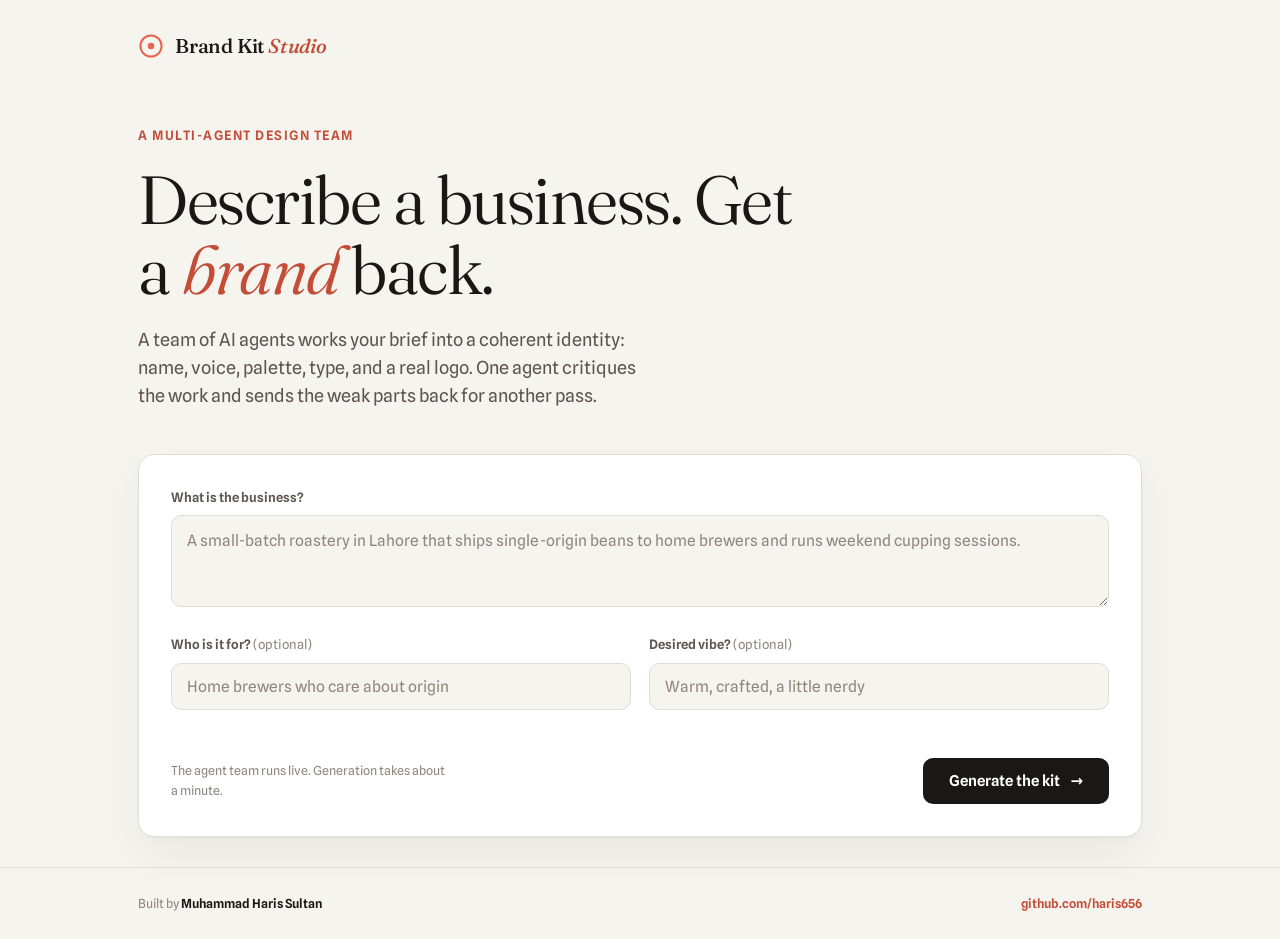
<file: brand-kit-generator/frontend/index.html>
<!DOCTYPE html>
<html lang="en">
<head>
<meta charset="UTF-8">
<meta name="viewport" content="width=device-width, initial-scale=1.0">
<title>Brand Kit Studio</title>
<link rel="icon" type="image/svg+xml" href="data:image/svg+xml,%3Csvg xmlns='http://www.w3.org/2000/svg' viewBox='0 0 32 32'%3E%3Ccircle cx='16' cy='16' r='13' fill='none' stroke='%23E8654F' stroke-width='2.5'/%3E%3Ccircle cx='16' cy='16' r='4' fill='%23E8654F'/%3E%3C/svg%3E">
<link rel="preconnect" href="https://fonts.googleapis.com">
<link rel="preconnect" href="https://fonts.gstatic.com" crossorigin>
<link href="https://fonts.googleapis.com/css2?family=Fraunces:opsz,wght@9..144,300..600&family=Spline+Sans:wght@400;500;600&display=swap" rel="stylesheet">
<link id="dynamicFonts" rel="stylesheet" href="">
<style>
*,*::before,*::after{box-sizing:border-box;margin:0;padding:0}
:root{
  --paper:#F6F4EF;
  --paper-2:#FFFFFF;
  --ink:#1A1714;
  --ink-2:#5C564E;
  --ink-3:#8E877C;
  --line:#E3DED4;
  --accent:#E8654F;
  --accent-deep:#C44D38;
  --sans:'Spline Sans',system-ui,sans-serif;
  --serif:'Fraunces',Georgia,serif;
}
html{scroll-behavior:smooth}
body{
  font-family:var(--sans);
  background:var(--paper);
  color:var(--ink);
  line-height:1.55;
  -webkit-font-smoothing:antialiased;
  -moz-osx-font-smoothing:grayscale;
}
::selection{background:var(--accent);color:#fff}

.wrap{max-width:1060px;margin:0 auto;padding:0 28px}

/* header */
header{padding:30px 0 0}
.brandmark{display:flex;align-items:center;gap:11px}
.brandmark svg{width:26px;height:26px}
.brandmark .nm{font-family:var(--serif);font-size:20px;font-weight:500;letter-spacing:-0.2px}
.brandmark .nm em{font-style:italic;color:var(--accent-deep)}

/* hero / input */
.intro{padding:64px 0 44px;max-width:680px}
.intro .ey{font-family:var(--sans);font-size:13px;font-weight:600;letter-spacing:1.5px;text-transform:uppercase;color:var(--accent-deep);margin-bottom:20px}
.intro h1{font-family:var(--serif);font-weight:340;font-size:clamp(38px,6vw,68px);line-height:1.02;letter-spacing:-1.5px;margin-bottom:22px}
.intro h1 em{font-style:italic;color:var(--accent-deep)}
.intro p{font-size:18px;color:var(--ink-2);max-width:520px}

.panel{
  background:var(--paper-2);
  border:1px solid var(--line);
  border-radius:16px;
  padding:32px;
  box-shadow:0 1px 2px rgba(26,23,20,0.03),0 18px 44px rgba(26,23,20,0.05);
}
.field{margin-bottom:20px}
.field:last-of-type{margin-bottom:0}
.field label{display:block;font-size:13px;font-weight:600;color:var(--ink-2);margin-bottom:8px}
.field label .opt{color:var(--ink-3);font-weight:400}
.field textarea,.field input,.field select{
  width:100%;font-family:var(--sans);font-size:15.5px;color:var(--ink);
  background:var(--paper);border:1px solid var(--line);border-radius:10px;
  padding:13px 15px;outline:none;transition:border-color .18s,box-shadow .18s;
}
.field textarea{resize:vertical;min-height:92px;line-height:1.5}
.field textarea:focus,.field input:focus,.field select:focus{border-color:var(--accent);box-shadow:0 0 0 3px rgba(232,101,79,0.14)}
.field textarea::placeholder,.field input::placeholder{color:var(--ink-3)}
.row2{display:grid;grid-template-columns:1fr 1fr;gap:18px}
@media(max-width:600px){.row2{grid-template-columns:1fr;gap:20px}}

.go-row{display:flex;align-items:center;justify-content:space-between;gap:18px;margin-top:28px;flex-wrap:wrap}
.go-note{font-size:12.5px;color:var(--ink-3);max-width:280px}
.btn{
  display:inline-flex;align-items:center;gap:10px;font-family:var(--sans);
  font-size:15px;font-weight:600;color:#fff;background:var(--ink);
  border:none;border-radius:10px;padding:14px 26px;cursor:pointer;
  transition:background .2s,transform .15s,box-shadow .2s;
}
.btn:hover:not(:disabled){background:var(--accent-deep);transform:translateY(-1px);box-shadow:0 10px 26px rgba(196,77,56,0.26)}
.btn:disabled{opacity:.5;cursor:not-allowed}
.btn .ar{transition:transform .2s}
.btn:hover:not(:disabled) .ar{transform:translateX(3px)}

/* agent run panel */
.run{margin:48px 0;display:none}
.run.show{display:block}
.run-head{font-family:var(--serif);font-style:italic;font-size:22px;color:var(--ink);margin-bottom:22px}
.agents{display:grid;grid-template-columns:repeat(5,1fr);gap:12px}
@media(max-width:760px){.agents{grid-template-columns:repeat(2,1fr)}}
.agent{
  border:1px solid var(--line);border-radius:12px;padding:16px 14px;background:var(--paper-2);
  transition:border-color .25s,background .25s,transform .25s;position:relative;overflow:hidden;
}
.agent .ag-name{font-size:13px;font-weight:600;margin-bottom:4px;letter-spacing:-0.2px}
.agent .ag-state{font-size:11.5px;color:var(--ink-3);font-family:var(--sans);min-height:16px}
.agent .ag-dot{position:absolute;top:14px;right:14px;width:8px;height:8px;border-radius:50%;background:var(--line)}
.agent.running{border-color:var(--accent);background:#fff}
.agent.running .ag-dot{background:var(--accent);animation:pulse 1.2s ease-in-out infinite}
.agent.done{border-color:#CFE3D2;background:#fff}
.agent.done .ag-dot{background:#3F9D5B}
.agent.skipped{opacity:.55}
@keyframes pulse{0%,100%{opacity:1;transform:scale(1)}50%{opacity:.5;transform:scale(.85)}}

.run-log{margin-top:18px;font-size:13px;color:var(--ink-2);min-height:20px;font-family:var(--sans)}
.run-log .crit{color:var(--accent-deep);font-weight:600}

/* result */
.result{display:none;margin:40px 0 90px}
.result.show{display:block;animation:fadeUp .6s ease}
@keyframes fadeUp{from{opacity:0;transform:translateY(16px)}to{opacity:1;transform:none}}

.kit-head{text-align:center;margin-bottom:8px}
.kit-eyebrow{font-size:12.5px;font-weight:600;letter-spacing:1.5px;text-transform:uppercase;color:var(--ink-3);margin-bottom:18px}

/* logo card */
.logo-card{
  background:var(--paper-2);border:1px solid var(--line);border-radius:18px;
  padding:54px 40px;text-align:center;box-shadow:0 18px 44px rgba(26,23,20,0.05);margin-bottom:14px;
}
.logo-art{width:170px;height:170px;margin:0 auto 26px}
.logo-art svg{width:100%;height:100%}
.kit-name{font-family:var(--serif);font-weight:400;font-size:clamp(34px,5vw,52px);letter-spacing:-1px;line-height:1.05}
.kit-tagline{font-size:17px;color:var(--ink-2);margin-top:10px;font-style:italic;font-family:var(--serif)}
.kit-oneliner{font-size:15px;color:var(--ink-3);margin-top:16px;max-width:440px;margin-left:auto;margin-right:auto}

/* section cards grid */
.cards{display:grid;grid-template-columns:1fr 1fr;gap:14px;margin-top:14px}
@media(max-width:760px){.cards{grid-template-columns:1fr}}
.card{background:var(--paper-2);border:1px solid var(--line);border-radius:16px;padding:28px}
.card.span{grid-column:1 / -1}
.card h3{font-family:var(--sans);font-size:12px;font-weight:600;letter-spacing:1.4px;text-transform:uppercase;color:var(--ink-3);margin-bottom:18px}

/* palette */
.swatches{display:flex;gap:0;border-radius:12px;overflow:hidden;border:1px solid var(--line)}
.sw{flex:1;height:96px;position:relative;display:flex;align-items:flex-end}
.sw .meta{width:100%;background:rgba(255,255,255,0.92);padding:7px 9px;backdrop-filter:blur(4px)}
.sw .meta .nm{font-size:10.5px;font-weight:600;color:var(--ink);line-height:1.2}
.sw .meta .hx{font-size:10px;color:var(--ink-3);font-family:var(--sans);text-transform:uppercase}

/* fonts */
.font-row{padding:14px 0;border-bottom:1px solid var(--line)}
.font-row:last-child{border-bottom:none}
.font-role{font-size:11px;font-weight:600;letter-spacing:1px;text-transform:uppercase;color:var(--ink-3);margin-bottom:6px}
.font-spec{font-size:13px;color:var(--ink-2);margin-top:6px}
.font-sample{font-size:30px;line-height:1.1;color:var(--ink);letter-spacing:-0.3px}

/* value props */
.vp{display:flex;gap:14px;padding:14px 0;border-bottom:1px solid var(--line)}
.vp:last-child{border-bottom:none}
.vp .vp-mark{width:8px;height:8px;border-radius:50%;background:var(--accent);margin-top:7px;flex:none}
.vp .vp-title{font-weight:600;font-size:15px;margin-bottom:2px}
.vp .vp-body{font-size:14px;color:var(--ink-2)}

.about-text{font-size:16px;line-height:1.7;color:var(--ink)}
.posts li{list-style:none;padding:13px 16px;background:var(--paper);border-radius:10px;font-size:14px;color:var(--ink);margin-bottom:10px;border:1px solid var(--line)}
.posts li:last-child{margin-bottom:0}

.persona{display:flex;flex-wrap:wrap;gap:8px;margin-top:4px}
.persona span{font-size:13px;font-weight:500;padding:6px 13px;border:1px solid var(--line);border-radius:100px;background:var(--paper);color:var(--ink-2)}

.review-line{font-size:14px;color:var(--ink-2);font-style:italic;font-family:var(--serif);line-height:1.5}

.actions{display:flex;flex-wrap:wrap;gap:12px;justify-content:center;margin-top:34px}
.actions .dl{background:var(--ink);color:#fff;border:none;font-family:var(--sans);font-weight:600;font-size:14px;padding:13px 22px;border-radius:10px;cursor:pointer;transition:background .2s,transform .15s,box-shadow .2s}
.actions .dl:hover{background:var(--accent-deep);transform:translateY(-1px);box-shadow:0 10px 26px rgba(196,77,56,0.24)}
.actions .again-btn{background:none;border:1px solid var(--line);color:var(--ink);font-family:var(--sans);font-weight:600;font-size:14px;padding:13px 22px;border-radius:10px;cursor:pointer;transition:border-color .2s,background .2s}
.actions .again-btn:hover{border-color:var(--accent);background:var(--paper-2)}
.sw .meta .hx{cursor:pointer;transition:color .15s}
.sw .meta .hx:hover{color:var(--accent-deep)}

.err{display:none;margin:24px 0;padding:16px 18px;border:1px solid #E7B4AB;background:#FBEEEB;border-radius:12px;color:var(--accent-deep);font-size:14px}
.err.show{display:block}

footer{border-top:1px solid var(--line);padding:26px 0;margin-top:30px}
.footer-in{display:flex;justify-content:space-between;align-items:center;font-size:12.5px;color:var(--ink-3);flex-wrap:wrap;gap:10px}

@media(prefers-reduced-motion:reduce){*{animation:none!important;transition:none!important}}
</style>
</head>
<body>

<header>
  <div class="wrap">
    <div class="brandmark">
      <svg viewBox="0 0 32 32" xmlns="http://www.w3.org/2000/svg">
        <circle cx="16" cy="16" r="13" fill="none" stroke="#E8654F" stroke-width="2.5"/>
        <circle cx="16" cy="16" r="4" fill="#E8654F"/>
      </svg>
      <span class="nm">Brand Kit <em>Studio</em></span>
    </div>
  </div>
</header>

<main class="wrap">
  <section class="intro">
    <div class="ey">A multi-agent design team</div>
    <h1>Describe a business. Get a <em>brand</em> back.</h1>
    <p>A team of AI agents works your brief into a coherent identity: name, voice, palette, type, and a real logo. One agent critiques the work and sends the weak parts back for another pass.</p>
  </section>

  <section class="panel" id="inputPanel">
    <div class="field">
      <label for="business">What is the business?</label>
      <textarea id="business" placeholder="A small-batch roastery in Lahore that ships single-origin beans to home brewers and runs weekend cupping sessions."></textarea>
    </div>
    <div class="row2">
      <div class="field">
        <label for="audience">Who is it for? <span class="opt">(optional)</span></label>
        <input id="audience" type="text" placeholder="Home brewers who care about origin">
      </div>
      <div class="field">
        <label for="vibe">Desired vibe? <span class="opt">(optional)</span></label>
        <input id="vibe" type="text" placeholder="Warm, crafted, a little nerdy">
      </div>
    </div>
    <div class="go-row">
      <div class="go-note">The agent team runs live. Generation takes about a minute.</div>
      <button class="btn" id="goBtn">Generate the kit <span class="ar">&rarr;</span></button>
    </div>
  </section>

  <div class="err" id="errBox"></div>

  <section class="run" id="runPanel">
    <div class="run-head">The team is working</div>
    <div class="agents" id="agentGrid"></div>
    <div class="run-log" id="runLog"></div>
  </section>

  <section class="result" id="resultPanel"></section>
</main>

<footer>
  <div class="wrap footer-in">
    <span>Built by <strong style="color:var(--ink);font-weight:600">Muhammad Haris Sultan</strong></span>
    <span><a href="https://github.com/haris656/Ai-Automation-projects" target="_blank" rel="noopener" style="color:var(--accent-deep);text-decoration:none;font-weight:600">github.com/haris656</a></span>
  </div>
</footer>

<script>
const AGENTS = [
  { key: 'strategist', label: 'Strategist' },
  { key: 'namer', label: 'Namer' },
  { key: 'copywriter', label: 'Copywriter' },
  { key: 'visual', label: 'Visual Director' },
  { key: 'critic', label: 'Critic' }
];

const el = (id) => document.getElementById(id);
const goBtn = el('goBtn');
const runPanel = el('runPanel');
const resultPanel = el('resultPanel');
const errBox = el('errBox');

function buildAgentGrid() {
  const grid = el('agentGrid');
  grid.innerHTML = '';
  AGENTS.forEach(a => {
    const card = document.createElement('div');
    card.className = 'agent';
    card.id = 'agent-' + a.key;
    card.innerHTML = `<span class="ag-dot"></span><div class="ag-name">${a.label}</div><div class="ag-state" id="state-${a.key}">waiting</div>`;
    grid.appendChild(card);
  });
}

function setAgent(key, status, detail) {
  const card = el('agent-' + key);
  if (!card) return;
  card.classList.remove('running', 'done', 'skipped');
  if (status === 'running') card.classList.add('running');
  if (status === 'done') card.classList.add('done');
  if (status === 'skipped') card.classList.add('skipped');
  const state = el('state-' + key);
  if (state) state.textContent = detail || status;
}

function escapeHtml(s) {
  return String(s == null ? '' : s)
    .replace(/&/g, '&amp;').replace(/</g, '&lt;').replace(/>/g, '&gt;')
    .replace(/"/g, '&quot;').replace(/'/g, '&#39;');
}

function loadFonts(display, body) {
  const fams = [display, body].filter(Boolean)
    .map(f => f.trim().replace(/\s+/g, '+') + ':wght@400;500;600').join('&family=');
  if (fams) el('dynamicFonts').href = 'https://fonts.googleapis.com/css2?family=' + fams + '&display=swap';
}

// keep the last generated kit so download buttons can use it
let CURRENT_KIT = null;

function downloadBlob(filename, text, type) {
  const blob = new Blob([text], { type: type });
  const url = URL.createObjectURL(blob);
  const a = document.createElement('a');
  a.href = url;
  a.download = filename;
  document.body.appendChild(a);
  a.click();
  document.body.removeChild(a);
  URL.revokeObjectURL(url);
}

function slug(name) {
  return (name || 'brand').toLowerCase().replace(/[^a-z0-9]+/g, '-').replace(/^-+|-+$/g, '') || 'brand';
}

function downloadLogo() {
  if (!CURRENT_KIT) return;
  const svg = document.querySelector('.logo-art svg');
  if (!svg) return;
  const out = '<?xml version="1.0" encoding="UTF-8"?>\n' + svg.outerHTML;
  downloadBlob(slug(CURRENT_KIT.name) + '-logo.svg', out, 'image/svg+xml');
}

function downloadLogoPng() {
  if (!CURRENT_KIT) return;
  const svg = document.querySelector('.logo-art svg');
  if (!svg) return;
  const size = 1024; // high-res export
  const svgString = new XMLSerializer().serializeToString(svg);
  const svgBlob = new Blob([svgString], { type: 'image/svg+xml;charset=utf-8' });
  const url = URL.createObjectURL(svgBlob);

  const render = function () {
    const img = new Image();
    img.onload = function () {
      const canvas = document.createElement('canvas');
      canvas.width = size;
      canvas.height = size;
      const ctx = canvas.getContext('2d');
      ctx.drawImage(img, 0, 0, size, size);
      URL.revokeObjectURL(url);
      canvas.toBlob(function (blob) {
        if (!blob) return;
        const a = document.createElement('a');
        a.href = URL.createObjectURL(blob);
        a.download = slug(CURRENT_KIT.name) + '-logo.png';
        document.body.appendChild(a);
        a.click();
        document.body.removeChild(a);
        URL.revokeObjectURL(a.href);
      }, 'image/png');
    };
    img.onerror = function () { URL.revokeObjectURL(url); };
    img.src = url;
  };

  // Ensure any logo text uses the right font before rasterizing.
  if (document.fonts && document.fonts.ready) {
    document.fonts.ready.then(render).catch(render);
  } else {
    render();
  }
}

function downloadKit() {
  if (!CURRENT_KIT) return;
  const k = CURRENT_KIT;
  const lines = [];
  lines.push(k.name || 'Brand');
  if (k.tagline) lines.push(k.tagline);
  lines.push('');
  if (k.one_liner) { lines.push(k.one_liner); lines.push(''); }
  lines.push('VOICE');
  if (k.strategy && k.strategy.personality) lines.push((k.strategy.personality || []).join(', '));
  if (k.strategy && k.strategy.tone) lines.push(k.strategy.tone);
  lines.push('');
  lines.push('COLOR PALETTE');
  (k.palette || []).forEach(p => lines.push('  ' + p.name + ': ' + p.hex));
  lines.push('');
  lines.push('TYPOGRAPHY');
  if (k.fonts) { lines.push('  Display: ' + (k.fonts.display || '')); lines.push('  Body: ' + (k.fonts.body || '')); }
  lines.push('');
  if (k.about) { lines.push('ABOUT'); lines.push(k.about); lines.push(''); }
  if ((k.value_props || []).length) {
    lines.push('WHAT IT OFFERS');
    k.value_props.forEach(v => lines.push('  ' + v.title + ': ' + v.body));
    lines.push('');
  }
  if ((k.social_posts || []).length) {
    lines.push('SAMPLE POSTS');
    k.social_posts.forEach(p => lines.push('  - ' + p));
    lines.push('');
  }
  if ((k.alt_taglines || []).length) {
    lines.push('ALTERNATE TAGLINES');
    k.alt_taglines.forEach(t => lines.push('  - ' + t));
    lines.push('');
  }
  downloadBlob(slug(k.name) + '-brand-kit.txt', lines.join('\n'), 'text/plain');
}

function copyHex(hex, elm) {
  navigator.clipboard.writeText(hex).then(() => {
    const old = elm.textContent;
    elm.textContent = 'copied';
    setTimeout(() => { elm.textContent = old; }, 1100);
  }).catch(() => {});
}

async function generate() {
  const business = el('business').value.trim();
  if (business.length < 2) {
    showError('Tell us a little about the business first.');
    return;
  }
  errBox.classList.remove('show');
  resultPanel.classList.remove('show');
  resultPanel.innerHTML = '';
  goBtn.disabled = true;
  goBtn.querySelector('.ar').textContent = '';
  goBtn.childNodes[0].nodeValue = 'Working ';
  buildAgentGrid();
  runPanel.classList.add('show');
  el('runLog').textContent = '';

  let finalKit = null;

  try {
    const resp = await fetch('/api/generate', {
      method: 'POST',
      headers: { 'Content-Type': 'application/json' },
      body: JSON.stringify({
        business,
        audience: el('audience').value.trim(),
        vibe: el('vibe').value.trim()
      })
    });

    if (!resp.ok) {
      const j = await resp.json().catch(() => ({}));
      throw new Error(j.error || 'Something went wrong. Please try again.');
    }

    const reader = resp.body.getReader();
    const decoder = new TextDecoder();
    let buffer = '';

    while (true) {
      const { value, done } = await reader.read();
      if (done) break;
      buffer += decoder.decode(value, { stream: true });
      let nl;
      while ((nl = buffer.indexOf('\n')) >= 0) {
        const line = buffer.slice(0, nl).trim();
        buffer = buffer.slice(nl + 1);
        if (!line) continue;
        const evt = JSON.parse(line);
        handleEvent(evt);
        if (evt.stage === 'assemble' && evt.data) finalKit = evt.data;
        if (evt.stage === 'error') throw new Error(evt.detail || 'Generation failed.');
      }
    }

    if (finalKit) renderKit(finalKit);
    else throw new Error('No kit was produced. Please try again.');

  } catch (err) {
    showError(err.message || 'Generation failed. Please try again.');
    runPanel.classList.remove('show');
  } finally {
    goBtn.disabled = false;
    goBtn.childNodes[0].nodeValue = 'Generate the kit ';
    goBtn.querySelector('.ar').textContent = '\u2192';
  }
}

function handleEvent(evt) {
  const { stage, status, detail } = evt;
  if (stage === 'refiner') {
    if (status === 'running') {
      el('runLog').innerHTML = '<span class="crit">Refining</span> ' + escapeHtml(detail);
    } else if (status === 'skipped') {
      el('runLog').textContent = detail;
    } else if (status === 'done') {
      el('runLog').textContent = detail;
    }
    return;
  }
  if (stage === 'assemble') return;
  if (stage === 'critic' && status === 'done') {
    el('runLog').innerHTML = '<span class="crit">Critic</span>: ' + escapeHtml(detail);
  }
  setAgent(stage, status, detail);
}

function renderKit(kit) {
  CURRENT_KIT = kit;
  loadFonts((kit.fonts || {}).display, (kit.fonts || {}).body);
  const displayFont = (kit.fonts || {}).display || 'Fraunces';
  const bodyFont = (kit.fonts || {}).body || 'Spline Sans';

  const palette = kit.palette || [];
  const swatches = palette.map(p => `
    <div class="sw" style="background:${escapeHtml(p.hex)}">
      <div class="meta"><div class="nm">${escapeHtml(p.name)}</div><div class="hx" title="Click to copy" onclick="copyHex('${escapeHtml(p.hex)}', this)">${escapeHtml(p.hex)}</div></div>
    </div>`).join('');

  const vps = (kit.value_props || []).map(v => `
    <div class="vp"><div class="vp-mark"></div><div><div class="vp-title">${escapeHtml(v.title)}</div><div class="vp-body">${escapeHtml(v.body)}</div></div></div>`).join('');

  const posts = (kit.social_posts || []).map(p => `<li>${escapeHtml(p)}</li>`).join('');
  const persona = (kit.strategy && kit.strategy.personality || []).map(w => `<span>${escapeHtml(w)}</span>`).join('');
  const altTags = (kit.alt_taglines || []).map(t => escapeHtml(t)).join(' &middot; ');
  const review = (kit.review && kit.review.overall) ? kit.review.overall : '';

  // Logo: server already sanitized the SVG. Fallback to a monogram if missing.
  let logoHtml = kit.logo_svg;
  if (!logoHtml || !kit.logo_ok) {
    const initials = (kit.name || '?').split(/\s+/).map(w => w[0]).join('').slice(0, 2).toUpperCase();
    const c = (palette[0] && palette[0].hex) || '#1A1714';
    logoHtml = `<svg viewBox="0 0 240 240" xmlns="http://www.w3.org/2000/svg"><circle cx="120" cy="120" r="100" fill="none" stroke="${c}" stroke-width="6"/><text x="120" y="120" text-anchor="middle" dominant-baseline="central" font-family="${displayFont}" font-size="84" font-weight="500" fill="${c}">${escapeHtml(initials)}</text></svg>`;
  }

  resultPanel.innerHTML = `
    <div class="kit-head"><div class="kit-eyebrow">Your brand kit</div></div>

    <div class="logo-card">
      <div class="logo-art">${logoHtml}</div>
      <div class="kit-name" style="font-family:'${escapeHtml(displayFont)}',serif">${escapeHtml(kit.name)}</div>
      ${kit.tagline ? `<div class="kit-tagline">${escapeHtml(kit.tagline)}</div>` : ''}
      ${kit.one_liner ? `<div class="kit-oneliner">${escapeHtml(kit.one_liner)}</div>` : ''}
    </div>

    <div class="cards">
      <div class="card span">
        <h3>Color palette</h3>
        <div class="swatches">${swatches}</div>
      </div>

      <div class="card">
        <h3>Typography</h3>
        <div class="font-row">
          <div class="font-role">Display</div>
          <div class="font-sample" style="font-family:'${escapeHtml(displayFont)}',serif">${escapeHtml(displayFont)}</div>
          <div class="font-spec">${escapeHtml(displayFont)}</div>
        </div>
        <div class="font-row">
          <div class="font-role">Body</div>
          <div class="font-sample" style="font-family:'${escapeHtml(bodyFont)}',sans-serif;font-size:22px">The quick brown fox</div>
          <div class="font-spec">${escapeHtml(bodyFont)}${(kit.fonts && kit.fonts.pairing_note) ? ' &middot; ' + escapeHtml(kit.fonts.pairing_note) : ''}</div>
        </div>
      </div>

      <div class="card">
        <h3>Brand voice</h3>
        <div class="persona">${persona}</div>
        ${kit.strategy && kit.strategy.tone ? `<p class="font-spec" style="margin-top:14px">${escapeHtml(kit.strategy.tone)}</p>` : ''}
      </div>

      ${kit.about ? `<div class="card span"><h3>About</h3><p class="about-text" style="font-family:'${escapeHtml(bodyFont)}',sans-serif">${escapeHtml(kit.about)}</p></div>` : ''}

      ${vps ? `<div class="card"><h3>What it offers</h3>${vps}</div>` : ''}

      ${posts ? `<div class="card"><h3>Sample posts</h3><ul class="posts">${posts}</ul></div>` : ''}

      ${altTags ? `<div class="card span"><h3>Alternate taglines</h3><p class="about-text">${altTags}</p></div>` : ''}

      ${review ? `<div class="card span"><h3>Director's note</h3><p class="review-line">${escapeHtml(review)}</p></div>` : ''}
    </div>

    <div class="actions">
      <button class="dl" onclick="downloadLogo()">Download logo (SVG)</button>
      <button class="dl" onclick="downloadLogoPng()">Download logo (PNG)</button>
      <button class="dl" onclick="downloadKit()">Download kit (text)</button>
      <button class="again-btn" onclick="resetForm()">Generate another</button>
    </div>
  `;
  resultPanel.classList.add('show');
  setTimeout(() => resultPanel.scrollIntoView({ behavior: 'smooth', block: 'start' }), 80);
}

function showError(msg) {
  errBox.textContent = msg;
  errBox.classList.add('show');
}

function resetForm() {
  resultPanel.classList.remove('show');
  runPanel.classList.remove('show');
  window.scrollTo({ top: 0, behavior: 'smooth' });
}

goBtn.addEventListener('click', generate);
</script>

</body>
</html>
</file>
